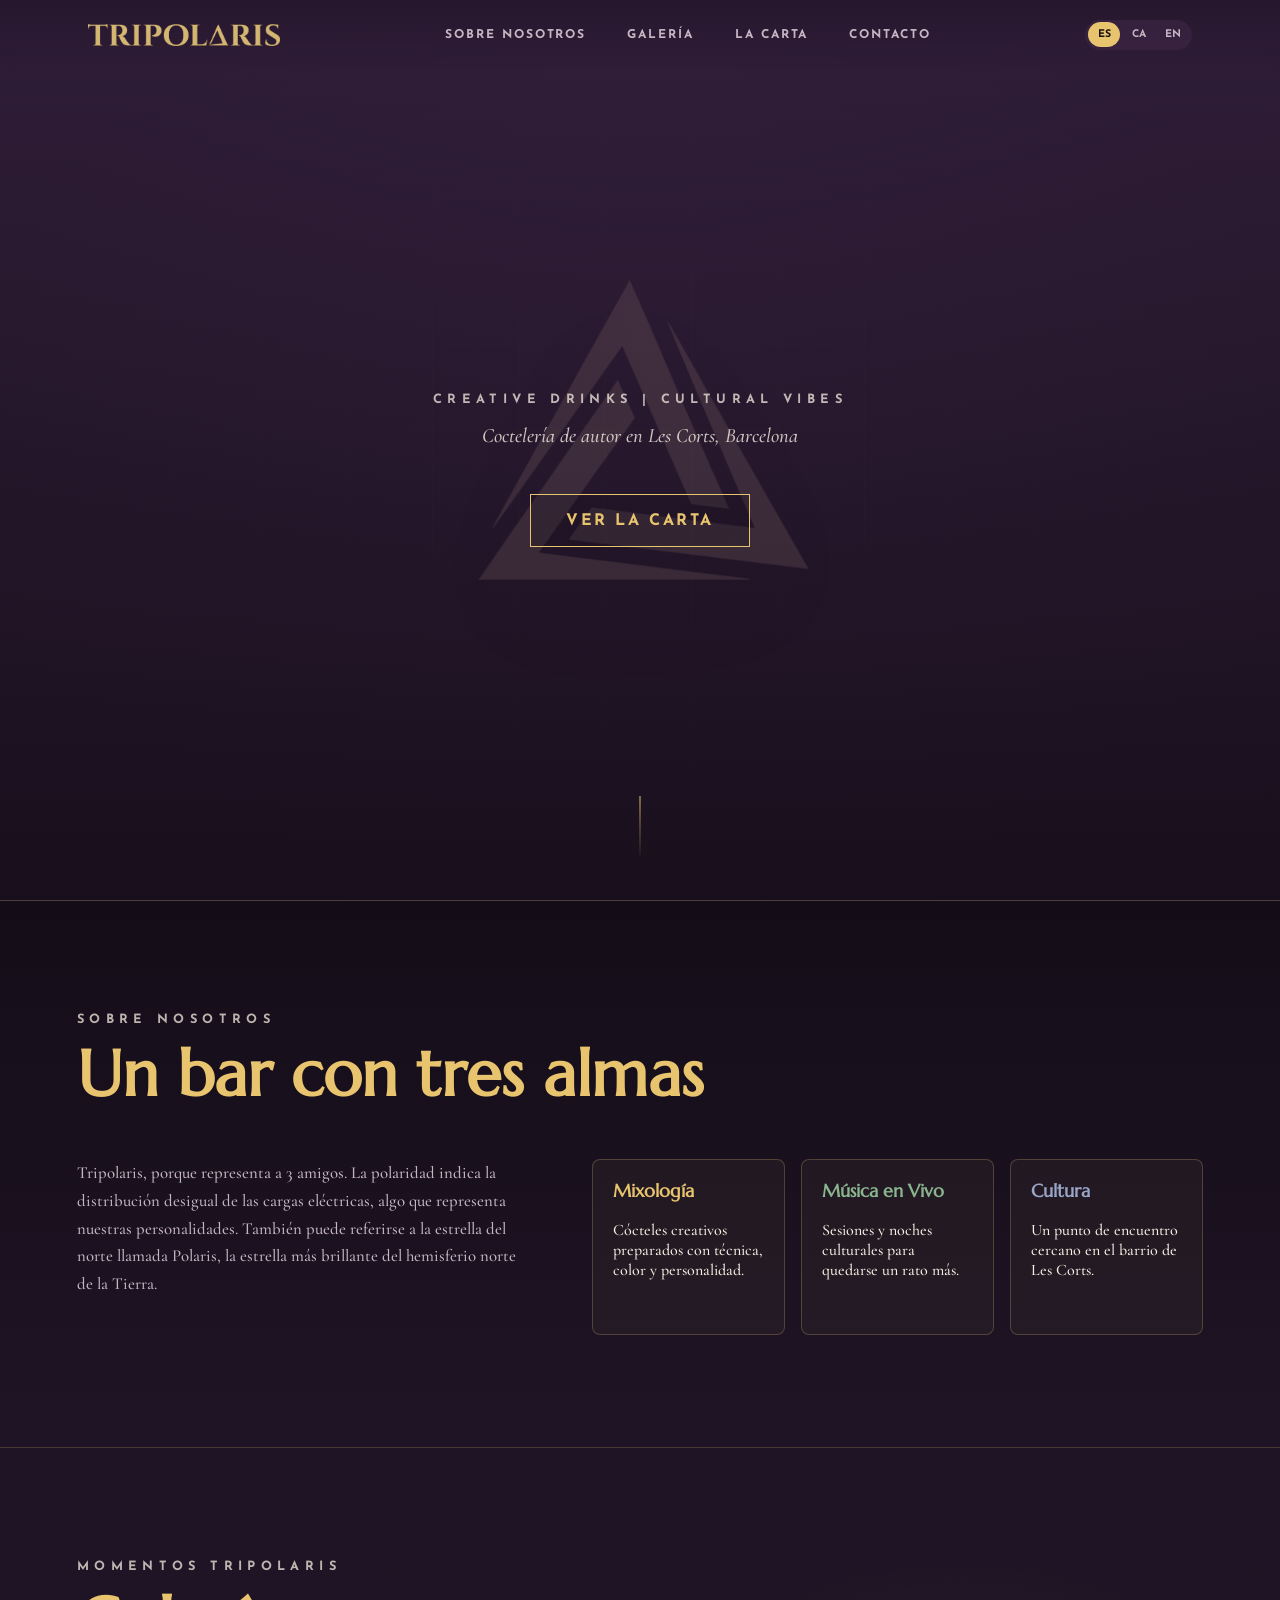
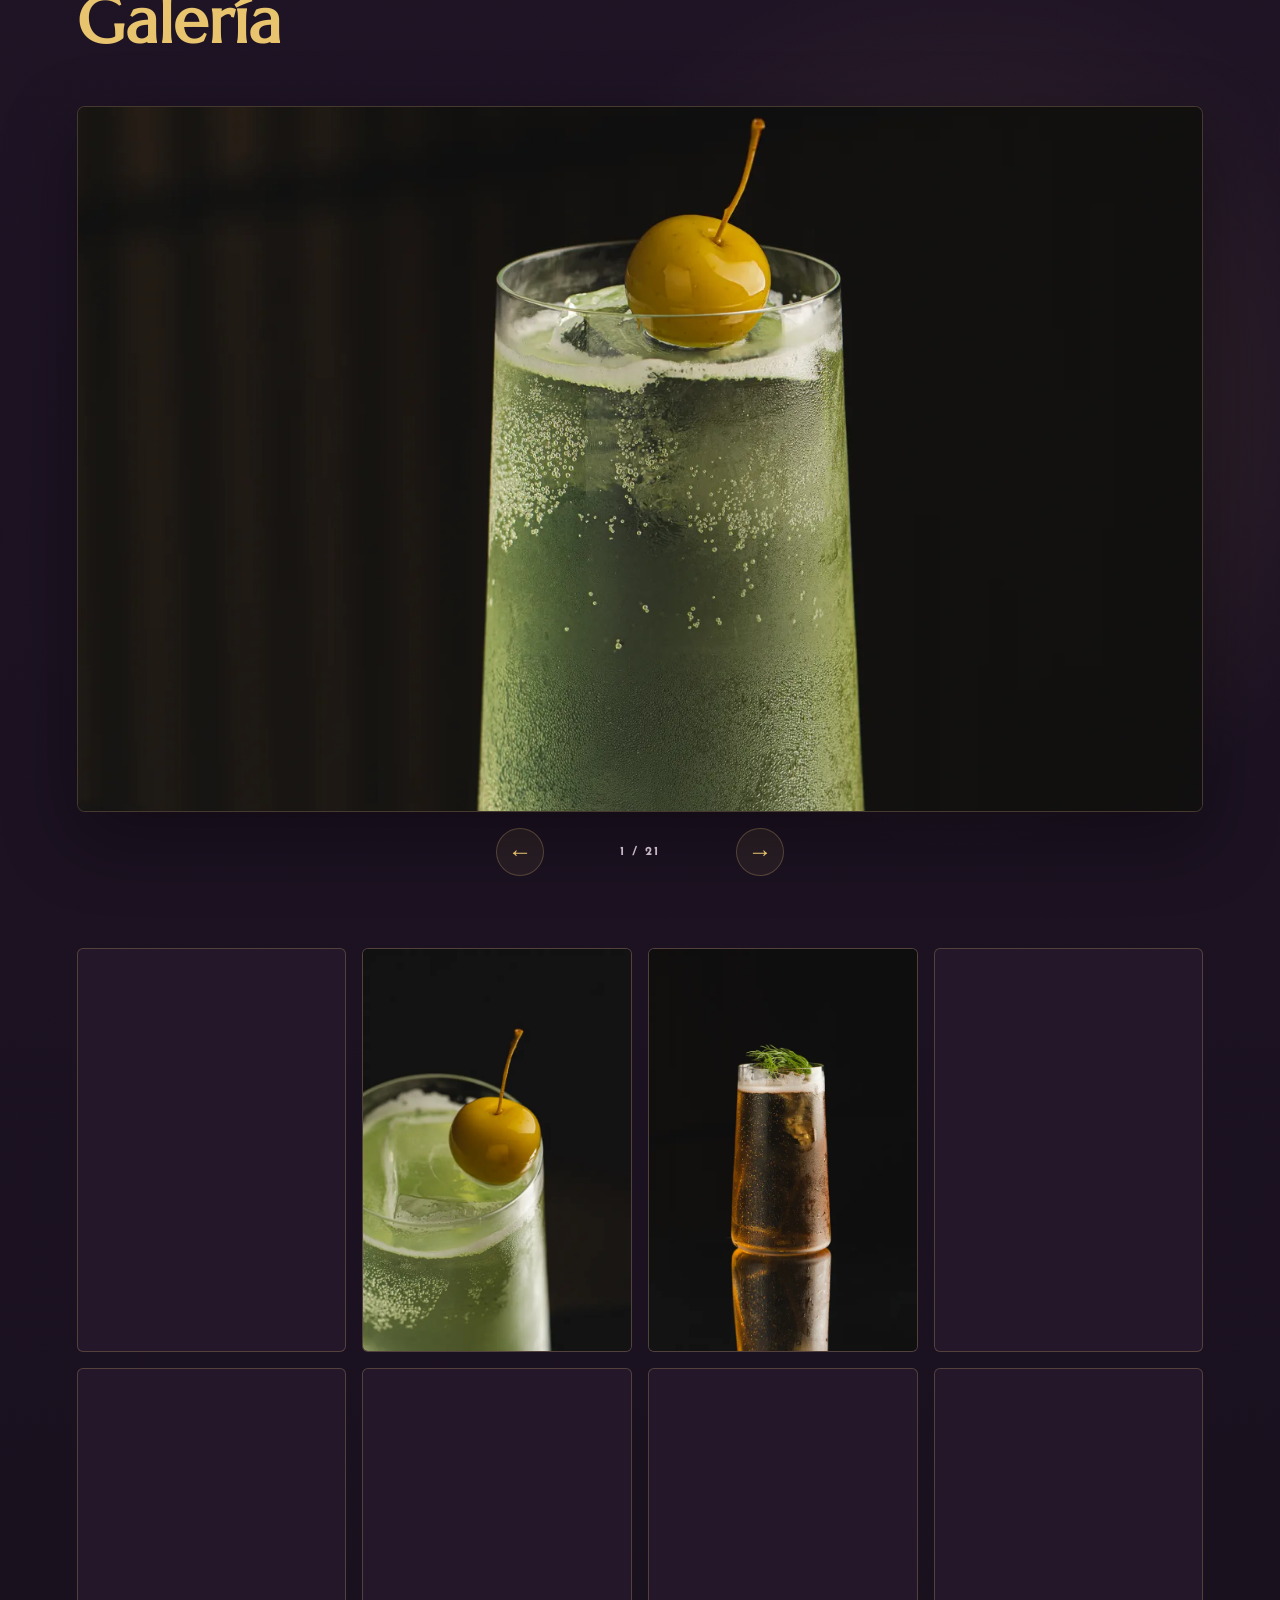
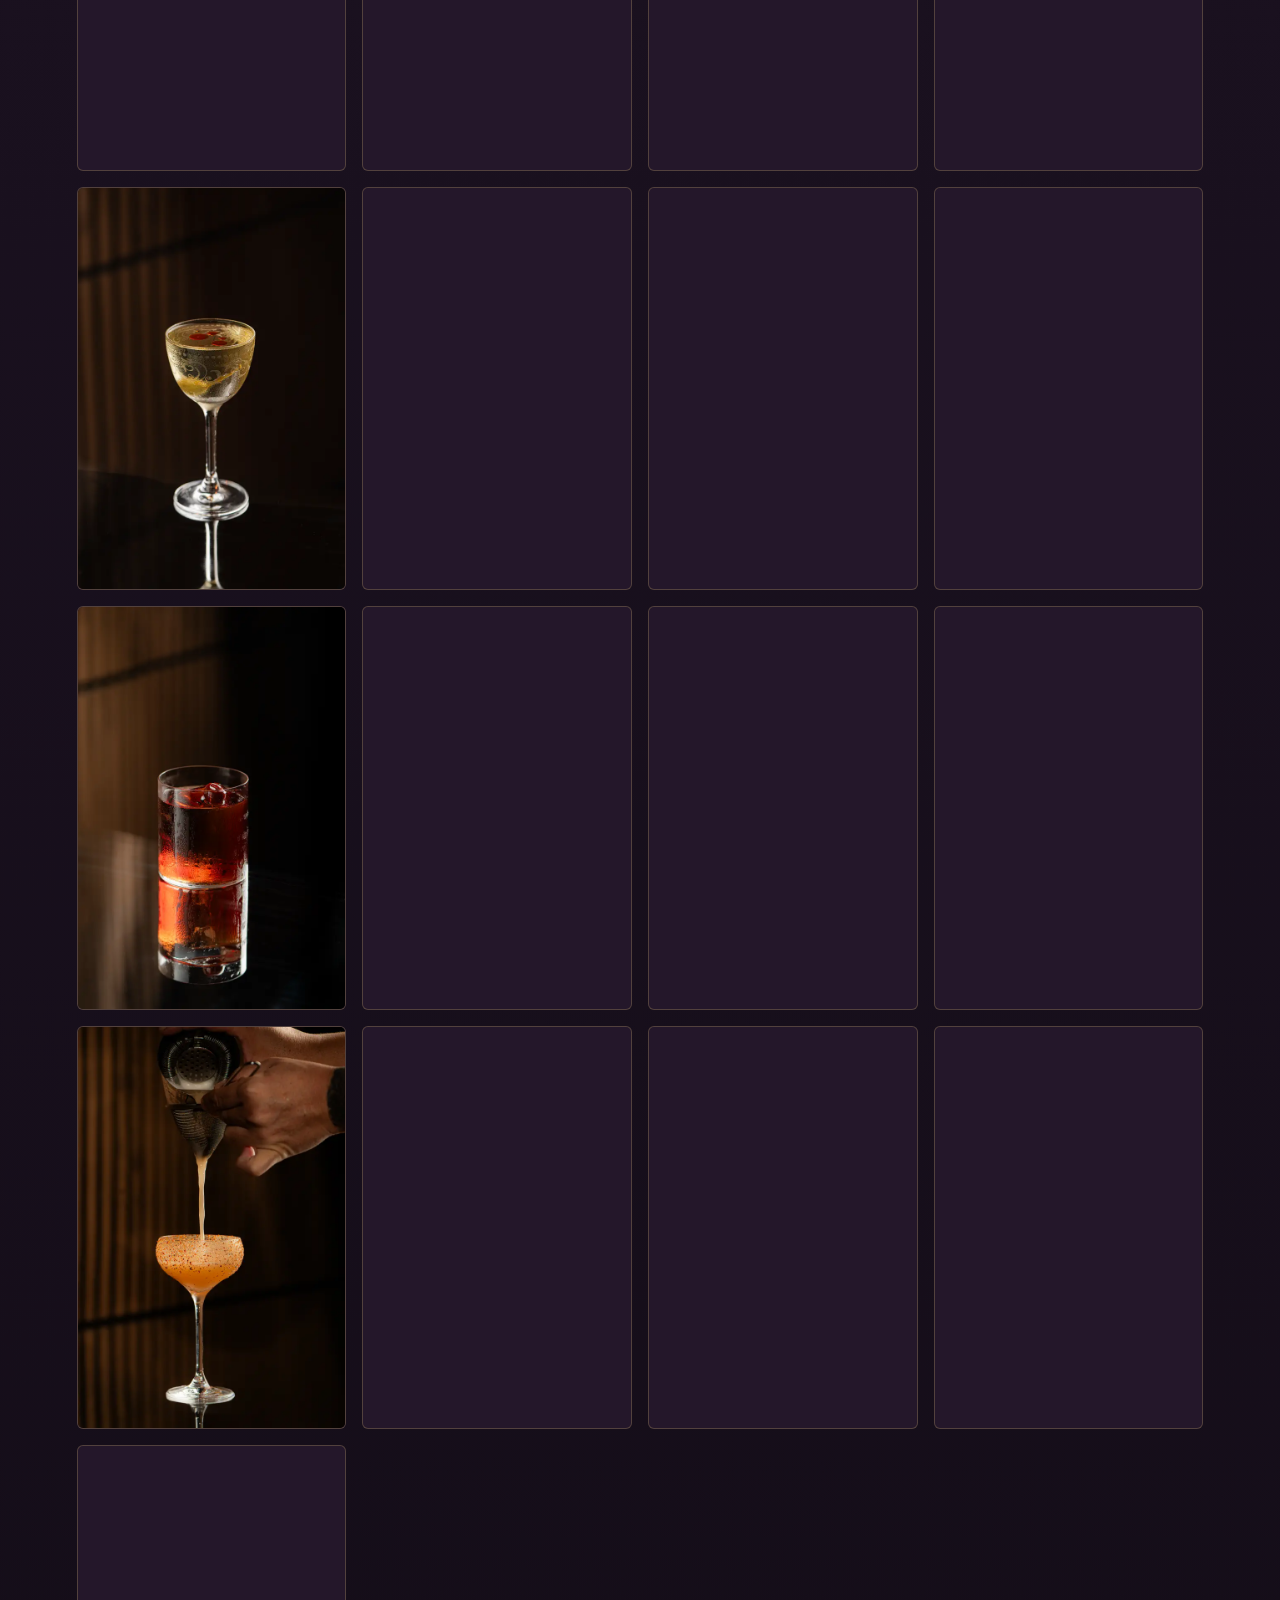
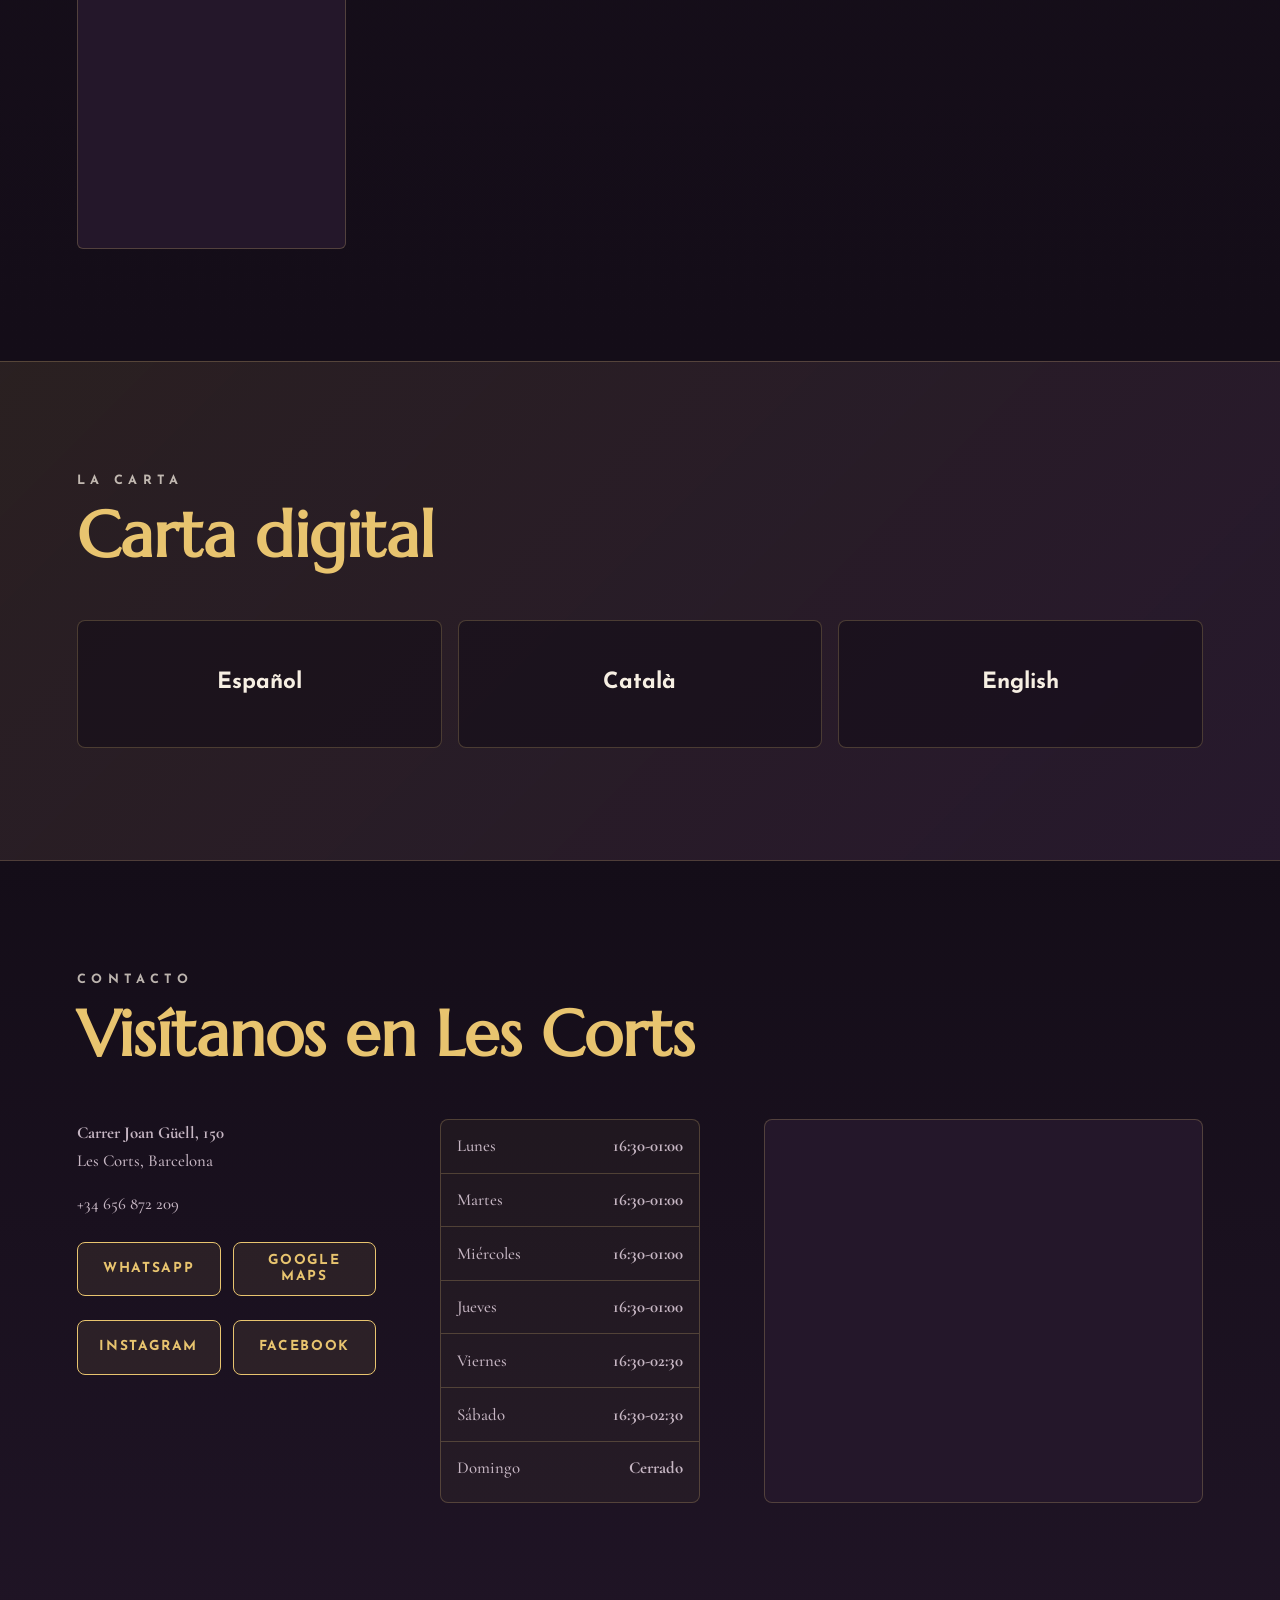
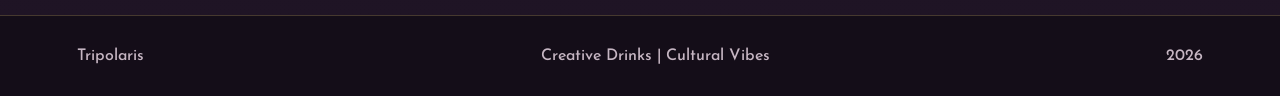
<file: index.html>
<!doctype html>
<html lang="es">
  <head>
    <meta charset="utf-8" />
    <meta name="viewport" content="width=device-width, initial-scale=1" />
    <!-- SEO & Posicionamiento en Google -->
    <title>Tripolaris | Coctelería de Autor y Música en Vivo en Les Corts, Barcelona</title>
    <meta
      name="description"
      content="Tripolaris: coctelería de autor, música en vivo y cultura local en Les Corts, Barcelona. Disfruta de cócteles creativos y el mejor ambiente nocturno."
    />
    <meta name="keywords" content="coctelería barcelona, cocktail bar les corts, coctelería de autor, copas barcelona, música en vivo les corts, tripolaris barcelona, bares joan güell" />
    <link rel="canonical" href="https://tripolarisbarcelona.com/" />
    <meta name="robots" content="index, follow" />
    <!-- Geolocalización para Google Maps y SEO Local -->
    <meta name="geo.region" content="ES-CT" />
    <meta name="geo.placename" content="Barcelona" />
    <meta name="geo.position" content="41.383100;2.133200" />
    <meta name="ICBM" content="41.383100, 2.133200" />
    <!-- Open Graph (Previsualización en WhatsApp, Instagram, Facebook) -->
    <meta property="og:site_name" content="Tripolaris Barcelona" />
    <meta property="og:type" content="restaurant" />
    <meta property="og:title" content="Tripolaris | Coctelería de Autor en Les Corts, Barcelona" />
    <meta property="og:description" content="Creative Drinks | Cultural Vibes. Cócteles creativos, directos y buen ambiente en Carrer Joan Güell, 150." />
    <meta property="og:url" content="https://tripolarisbarcelona.com/" />
    <meta property="og:image" content="https://tripolarisbarcelona.com/assets/og-tripolaris.jpg" />
    <meta property="og:image:width" content="1200" />
    <meta property="og:image:height" content="630" />
    <meta property="og:image:alt" content="Cócteles de autor en Tripolaris Barcelona" />
    <meta property="og:locale" content="es_ES" />
    <meta property="og:locale:alternate" content="ca_ES" />
    <meta property="og:locale:alternate" content="en_US" />
    <!-- Twitter / X Cards -->
    <meta name="twitter:card" content="summary_large_image" />
    <meta name="twitter:title" content="Tripolaris | Coctelería de Autor en Barcelona" />
    <meta name="twitter:description" content="Mixología creativa y música en vivo en Les Corts. Ven a visitarnos en Carrer Joan Güell, 150." />
    <meta name="twitter:image" content="https://tripolarisbarcelona.com/assets/og-tripolaris.jpg" />
    <!-- Google Analytics 4 -->
    <script async src="https://www.googletagmanager.com/gtag/js?id=G-NTH8RY80CL"></script>
    <script>
      window.dataLayer = window.dataLayer || [];
      function gtag() { dataLayer.push(arguments); }
      gtag("js", new Date());
      gtag("config", "G-NTH8RY80CL");
    </script>
    <!-- Datos Estructurados Schema.org JSON-LD para Google Rich Snippets -->
    <script type="application/ld+json">
      {
        "@context": "https://schema.org",
        "@type": ["BarOrPub", "NightClub"],
        "name": "Tripolaris",
        "alternateName": "Tripolaris Barcelona",
        "description": "Coctelería de autor, música en vivo y espacio cultural en el barrio de Les Corts, Barcelona.",
        "url": "https://tripolarisbarcelona.com/",
        "logo": "https://tripolarisbarcelona.com/assets/tripolaris-logo.png",
        "image": "https://tripolarisbarcelona.com/assets/og-tripolaris.jpg",
        "telephone": "+34656872209",
        "servesCuisine": ["Coctelería de autor", "Mixología", "Cócteles clásicos y creativos", "Tapas"],
        "priceRange": "€€",
        "currenciesAccepted": "EUR",
        "paymentAccepted": "Cash, Credit Card, Contactless",
        "address": {
          "@type": "PostalAddress",
          "streetAddress": "Carrer Joan Güell, 150",
          "addressLocality": "Barcelona",
          "addressRegion": "Barcelona",
          "postalCode": "08028",
          "addressCountry": "ES"
        },
        "geo": {
          "@type": "GeoCoordinates",
          "latitude": 41.3831,
          "longitude": 2.1332
        },
        "hasMap": "https://maps.app.goo.gl/88XmYTNnZpaWmCdq7",
        "hasMenu": "https://tripolarisbarcelona.com/#menu",
        "openingHoursSpecification": [
          {
            "@type": "OpeningHoursSpecification",
            "dayOfWeek": ["Monday", "Tuesday", "Wednesday", "Thursday"],
            "opens": "16:30",
            "closes": "01:00"
          },
          {
            "@type": "OpeningHoursSpecification",
            "dayOfWeek": ["Friday", "Saturday"],
            "opens": "16:30",
            "closes": "02:30"
          }
        ],
        "sameAs": [
          "https://www.instagram.com/tripolaris_bcn/",
          "https://www.facebook.com/profile.php?id=61575192498498",
          "https://maps.app.goo.gl/88XmYTNnZpaWmCdq7"
        ]
      }
    </script>
    <link rel="icon" href="assets/favicon.svg" type="image/svg+xml" />
    <link rel="preconnect" href="https://fonts.googleapis.com" />
    <link rel="preconnect" href="https://fonts.gstatic.com" crossorigin />
    <link
      href="https://fonts.googleapis.com/css2?family=Marcellus&family=Cormorant+Garamond:ital,wght@0,400;0,500;0,600;0,700;1,500;1,600&family=Josefin+Sans:wght@500;600;700&display=swap"
      rel="stylesheet"
    />
    <link rel="stylesheet" href="styles.css?v=20260908-2" />
  </head>
  <body>
    <header class="site-header">
      <a class="brand" href="#top" aria-label="Tripolaris home">
        <img src="assets/tripolaris-logo.png" alt="Tripolaris" />
      </a>
      <nav class="main-nav" aria-label="Main navigation">
        <a href="#about" data-i18n="navAbout">Sobre Nosotros</a>
        <a href="#gallery" data-i18n="navGallery">Galería</a>
        <a href="#menu" data-i18n="navMenu">La Carta</a>
        <a href="#contact" data-i18n="navContact">Contacto</a>
      </nav>
      <div class="language-switcher" aria-label="Language">
        <button type="button" class="active" data-lang="es">ES</button>
        <button type="button" data-lang="ca">CA</button>
        <button type="button" data-lang="en">EN</button>
      </div>
    </header>

    <main id="top">
      <section class="hero" aria-labelledby="hero-title">
        <div class="hero-art">
          <img src="assets/tripolaris-triangle.png" alt="" />
        </div>
        <div class="hero-copy">
          <p class="eyebrow" data-i18n="tagline">Creative Drinks | Cultural Vibes</p>
          <p data-i18n="heroSubtitle">Coctelería de autor en Les Corts, Barcelona</p>
          <a class="button" href="#menu" data-i18n="heroCta">Ver la Carta</a>
        </div>
      </section>

      <section class="section about" id="about" aria-labelledby="about-title">
        <div class="section-heading">
          <p class="eyebrow" data-i18n="aboutEyebrow">Sobre Nosotros</p>
          <h2 id="about-title" data-i18n="aboutTitle">Un bar con tres almas</h2>
        </div>
        <div class="about-grid">
          <p data-i18n="aboutText">
            Tripolaris, porque representa a 3 amigos. La polaridad indica la distribución
            desigual de las cargas eléctricas, algo que representa nuestras
            personalidades. También puede referirse a la estrella del norte llamada
            Polaris, la estrella más brillante del hemisferio norte de la Tierra.
          </p>
          <div class="feature-list">
            <article>
              <h3 data-i18n="featureOneTitle">Mixología</h3>
              <p data-i18n="featureOneText">Cócteles creativos preparados con técnica, color y personalidad.</p>
            </article>
            <article>
              <h3 data-i18n="featureTwoTitle">Música en Vivo</h3>
              <p data-i18n="featureTwoText">Sesiones y noches culturales para quedarse un rato más.</p>
            </article>
            <article>
              <h3 data-i18n="featureThreeTitle">Cultura</h3>
              <p data-i18n="featureThreeText">Un punto de encuentro cercano en el barrio de Les Corts.</p>
            </article>
          </div>
        </div>
      </section>

      <section class="section gallery-section" id="gallery" aria-labelledby="gallery-title">
        <div class="section-heading">
          <p class="eyebrow" data-i18n="galleryEyebrow">Momentos Tripolaris</p>
          <h2 id="gallery-title" data-i18n="galleryTitle">Galería</h2>
        </div>
        <div class="photo-carousel" data-photo-carousel aria-roledescription="carousel" aria-label="Galería de fotos" tabindex="0">
          <div class="photo-carousel-frame">
            <img class="progressive-image" data-carousel-image src="assets/fedra/preview/TRIPOLARIS_OCT26-1.webp" alt="Tripolaris Barcelona, octubre de 2026, foto 1" decoding="async" fetchpriority="high" />
          </div>
          <div class="photo-carousel-controls">
            <button class="photo-carousel-button" type="button" data-carousel-previous data-i18n-aria-label="carouselPrevious" aria-label="Foto anterior">
              <span aria-hidden="true">←</span>
            </button>
            <p class="photo-carousel-count" data-carousel-count aria-live="polite">1 / 21</p>
            <button class="photo-carousel-button" type="button" data-carousel-next data-i18n-aria-label="carouselNext" aria-label="Foto siguiente">
              <span aria-hidden="true">→</span>
            </button>
          </div>
        </div>
        <div class="photo-gallery" data-photo-gallery aria-label="Galería de fotos de Tripolaris"></div>
      </section>

      <section class="section menu" id="menu" aria-labelledby="menu-title">
        <div class="section-heading">
          <p class="eyebrow" data-i18n="menuEyebrow">La Carta</p>
          <h2 id="menu-title" data-i18n="menuTitle">Carta digital</h2>
        </div>
        <div class="menu-links" aria-label="Digital menu links">
          <a href="carta/es/" data-pdf-link data-carta-language="es" data-page-pattern="assets/carta-pages/es/page-{page}.jpg?v=20260823-5" data-page-count="24" data-page-list="01,03,04,05,06,07,08,09,10,11,12,13,14,15,16,17,18,19,20,21,22,24,25,27" data-pdf-download="assets/carta-es.pdf" data-i18n="menuSpanish">Español</a>
          <a href="carta/ca/" data-pdf-link data-carta-language="ca" data-page-pattern="assets/carta-pages/ca/page-{page}.jpg?v=20260823-5" data-page-count="24" data-page-list="01,03,04,05,06,07,08,09,10,11,12,13,14,15,16,17,18,19,20,21,22,24,25,27" data-pdf-download="assets/carta-ca.pdf" data-i18n="menuCatalan">Català</a>
          <a href="carta/en/" data-pdf-link data-carta-language="en" data-page-pattern="assets/carta-pages/en/page-{page}.jpg?v=20260823-5" data-page-count="24" data-page-list="01,03,04,05,06,07,08,09,10,11,12,13,14,15,16,17,18,19,20,21,22,24,25,27" data-pdf-download="assets/carta-en.pdf" data-i18n="menuEnglish">English</a>
        </div>
      </section>

      <section class="section contact" id="contact" aria-labelledby="contact-title">
        <div class="section-heading">
          <p class="eyebrow" data-i18n="contactEyebrow">Contacto</p>
          <h2 id="contact-title" data-i18n="contactTitle">Visítanos en Les Corts</h2>
        </div>
        <div class="contact-grid">
          <div class="contact-details">
            <address>
              <strong>Carrer Joan Güell, 150</strong><br />
              Les Corts, Barcelona
            </address>
            <a href="tel:+34656872209">+34 656 872 209</a>
            <div class="quick-actions">
              <a class="button secondary" href="https://wa.me/34656872209">WhatsApp</a>
              <a class="button secondary" href="https://maps.app.goo.gl/88XmYTNnZpaWmCdq7" data-i18n="maps">
                Google Maps
              </a>
            </div>
            <div class="social-links">
              <a href="https://www.instagram.com/tripolaris_bcn/">Instagram</a>
              <a href="https://www.facebook.com/profile.php?id=61575192498498">Facebook</a>
            </div>
          </div>
          <div class="hours" aria-label="Opening hours">
            <div><span data-i18n="monday">Lunes</span><strong>16:30-01:00</strong></div>
            <div><span data-i18n="tuesday">Martes</span><strong>16:30-01:00</strong></div>
            <div><span data-i18n="wednesday">Miércoles</span><strong>16:30-01:00</strong></div>
            <div><span data-i18n="thursday">Jueves</span><strong>16:30-01:00</strong></div>
            <div><span data-i18n="friday">Viernes</span><strong>16:30-02:30</strong></div>
            <div><span data-i18n="saturday">Sábado</span><strong>16:30-02:30</strong></div>
            <div><span data-i18n="sunday">Domingo</span><strong data-i18n="closed">Cerrado</strong></div>
          </div>
          <iframe
            title="Tripolaris on Google Maps"
            loading="lazy"
            referrerpolicy="no-referrer-when-downgrade"
            src="https://www.google.com/maps?q=Carrer%20Joan%20G%C3%BCell%20150%20Barcelona&output=embed"
          ></iframe>
        </div>
      </section>
    </main>

    <footer>
      <span>Tripolaris</span>
      <span data-i18n="tagline">Creative Drinks | Cultural Vibes</span>
      <span>2026</span>
    </footer>

    <div class="pdf-overlay" id="menu-pdf-viewer" role="dialog" aria-modal="true" aria-label="Carta PDF" hidden>
      <div class="pdf-toolbar">
        <a class="pdf-download-link" href="assets/carta-es.pdf" data-pdf-download-link aria-label="Descargar carta PDF" download>
          <svg viewBox="0 0 24 24" aria-hidden="true">
            <path d="M12 3v12"></path>
            <path d="m7 10 5 5 5-5"></path>
            <path d="M5 21h14"></path>
          </svg>
        </a>
        <div class="pdf-toolbar-actions">
          <button class="pdf-close-button" type="button" data-pdf-close aria-label="Cerrar carta">
            &times;
          </button>
        </div>
      </div>
      <div class="pdf-stage">
        <div class="pdf-loader is-visible" role="status">
          <span class="spinner" aria-hidden="true"></span>
          <span data-pdf-loading-text data-i18n="pdfLoading">Cargando carta...</span>
        </div>
        <div class="pdf-pages" id="menu-pdf-pages" aria-label="Carta PDF"></div>
      </div>
    </div>

    <script src="script.js?v=20261009-1"></script>
    <script type="module" src="pdf-viewer.mjs?v=20260908-3"></script>
  </body>
</html>
</file>
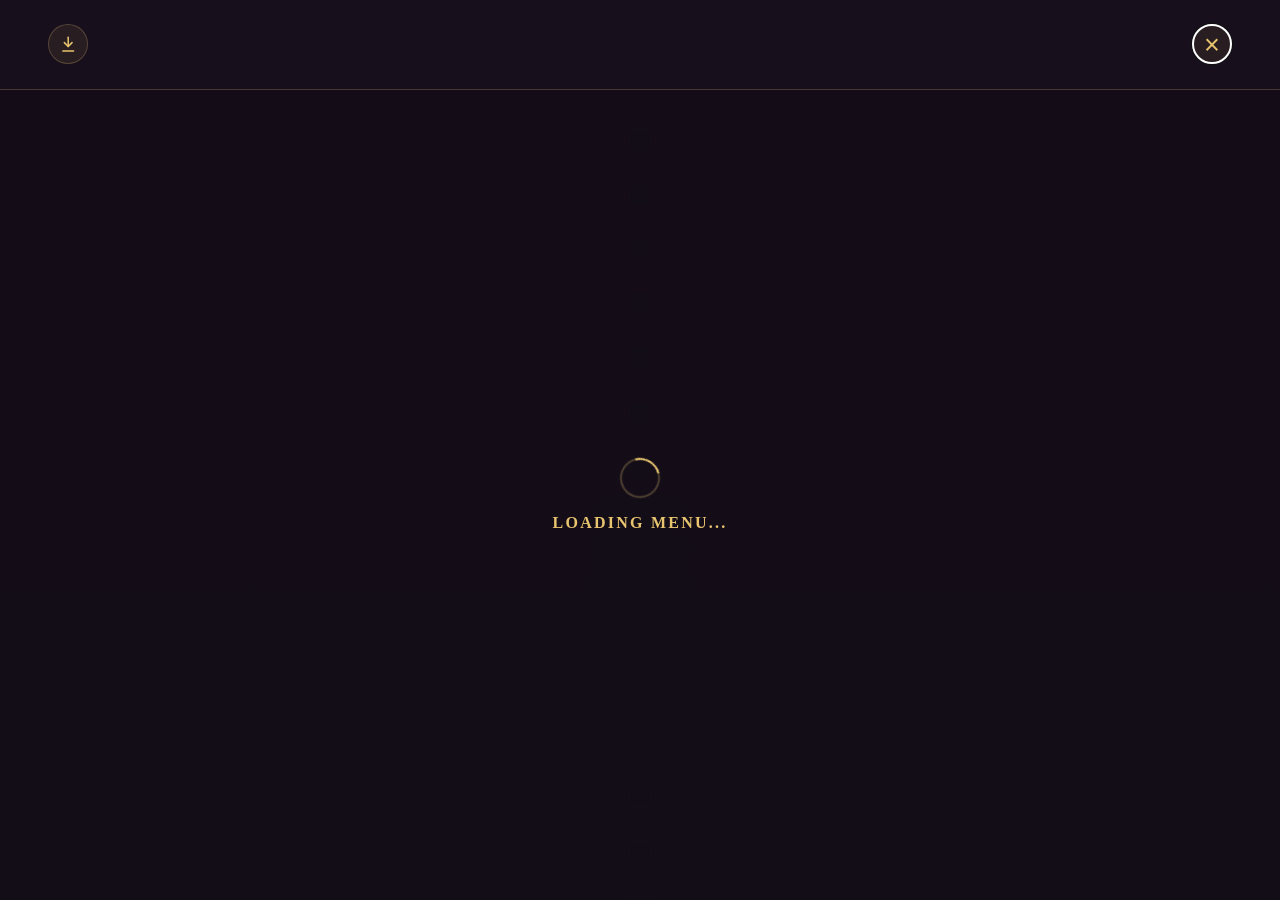
<file: carta/index.html>
<!doctype html>
<html lang="es">
  <head>
    <meta charset="utf-8" />
    <meta name="viewport" content="width=device-width, initial-scale=1" />
    <meta http-equiv="refresh" content="0; url=es/" />
    <title>Carta | Tripolaris Barcelona</title>
    <link rel="canonical" href="https://tripolarisbarcelona.com/carta/es/" />
    <link rel="icon" href="../assets/favicon.svg" type="image/svg+xml" />
  </head>
  <body>
    <a href="es/">Carta</a>
  </body>
</html>
</file>
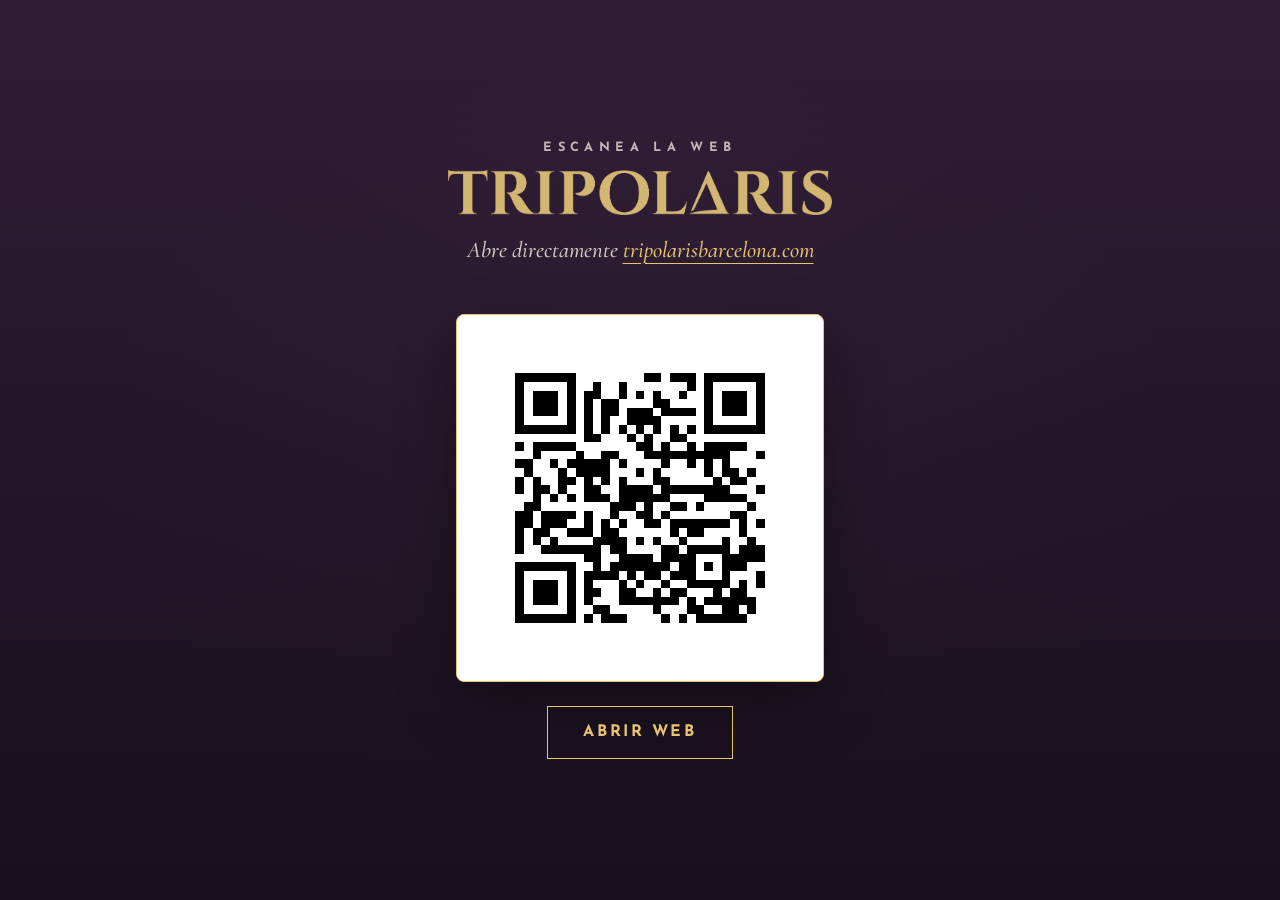
<file: qr/index.html>
<!doctype html>
<html lang="es">
  <head>
    <meta charset="utf-8" />
    <meta name="viewport" content="width=device-width, initial-scale=1" />
    <title>QR Tripolaris Barcelona</title>
    <meta
      name="description"
      content="QR escaneable para abrir la web de Tripolaris Barcelona."
    />
    <link rel="icon" href="../assets/favicon.svg" type="image/svg+xml" />
    <link rel="preconnect" href="https://fonts.googleapis.com" />
    <link rel="preconnect" href="https://fonts.gstatic.com" crossorigin />
    <link
      href="https://fonts.googleapis.com/css2?family=Marcellus&family=Cormorant+Garamond:ital,wght@0,400;0,500;0,600;0,700;1,500;1,600&family=Josefin+Sans:wght@500;600;700&display=swap"
      rel="stylesheet"
    />
    <link rel="stylesheet" href="../styles.css?v=20260823-2" />
  </head>
  <body class="qr-page">
    <main class="qr-shell" aria-labelledby="qr-title">
      <section class="qr-panel">
        <p class="eyebrow">Escanea la web</p>
        <h1 id="qr-title" class="qr-logo-title">
          <a href="../" aria-label="Volver a Tripolaris">
            <img src="../assets/tripolaris-logo.png" alt="Tripolaris" />
          </a>
        </h1>
        <p>
          Abre directamente
          <a href="https://tripolarisbarcelona.com">tripolarisbarcelona.com</a>
        </p>

        <figure class="qr-code-frame">
          <img
            src="../assets/qr/tripolaris-home.svg"
            alt="QR para abrir https://tripolarisbarcelona.com"
          />
        </figure>

        <a class="button" href="https://tripolarisbarcelona.com">Abrir web</a>
      </section>
    </main>
  </body>
</html>
</file>
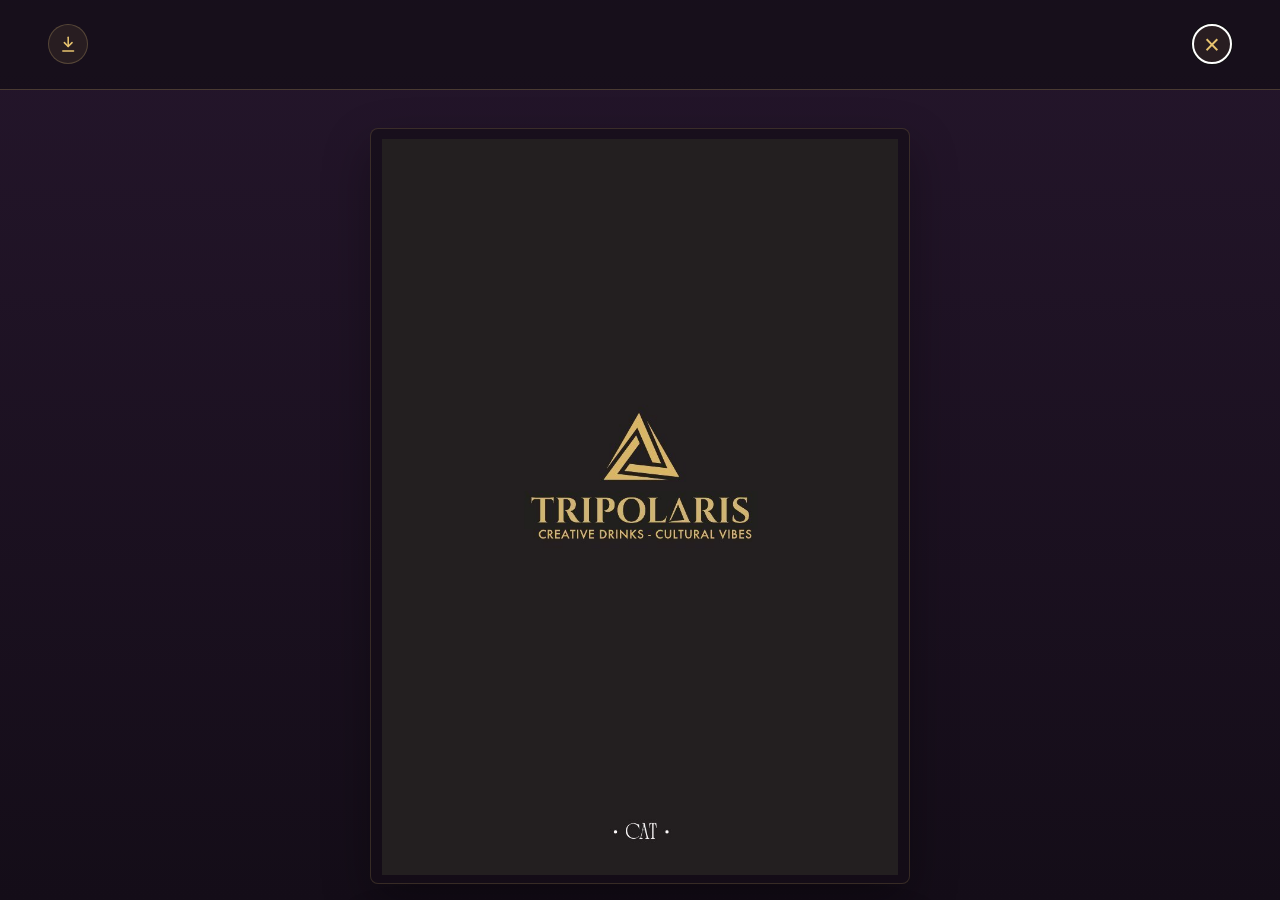
<file: carta/ca/index.html>
<!doctype html>
<html lang="ca">
  <head>
    <meta charset="utf-8" />
    <meta name="viewport" content="width=device-width, initial-scale=1" />
    <title>Carta | Tripolaris Barcelona</title>
    <link rel="canonical" href="https://tripolarisbarcelona.com/carta/ca/" />
    <link rel="icon" href="../../assets/favicon.svg" type="image/svg+xml" />
    <link rel="preconnect" href="https://fonts.googleapis.com" />
    <link rel="preconnect" href="https://fonts.gstatic.com" crossorigin />
    <link
      href="https://fonts.googleapis.com/css2?family=Marcellus&family=Cormorant+Garamond:ital,wght@0,400;0,500;0,600;0,700;1,500;1,600&family=Josefin+Sans:wght@500;600;700&display=swap"
      rel="stylesheet"
    />
    <link rel="stylesheet" href="../../styles.css?v=20260908-2" />
  </head>
  <body class="pdf-open">
    <a
      href="./"
      data-pdf-link
      data-pdf-auto-open
      data-carta-language="ca"
      data-page-pattern="../../assets/carta-pages/ca/page-{page}.jpg?v=20260823-5"
      data-page-count="24" data-page-list="01,03,04,05,06,07,08,09,10,11,12,13,14,15,16,17,18,19,20,21,22,24,25,27"
      data-pdf-download="../../assets/carta-ca.pdf"
      hidden
    >Català</a>

    <div class="pdf-overlay" id="menu-pdf-viewer" role="dialog" aria-modal="true" aria-label="Carta PDF" hidden>
      <div class="pdf-toolbar">
        <a class="pdf-download-link" href="../../assets/carta-ca.pdf" data-pdf-download-link aria-label="Descarregar carta PDF" download>
          <svg viewBox="0 0 24 24" aria-hidden="true">
            <path d="M12 3v12"></path>
            <path d="m7 10 5 5 5-5"></path>
            <path d="M5 21h14"></path>
          </svg>
        </a>
        <div class="pdf-toolbar-actions">
          <button class="pdf-close-button" type="button" data-pdf-close data-pdf-close-home="../../" aria-label="Tancar carta">
            &times;
          </button>
        </div>
      </div>
      <div class="pdf-stage">
        <div class="pdf-loader is-visible" role="status">
          <span class="spinner" aria-hidden="true"></span>
          <span data-pdf-loading-text>Carregant carta...</span>
        </div>
        <div class="pdf-pages" id="menu-pdf-pages" aria-label="Carta PDF"></div>
      </div>
    </div>

    <script type="module" src="../../pdf-viewer.mjs?v=20260908-3"></script>
  </body>
</html>
</file>
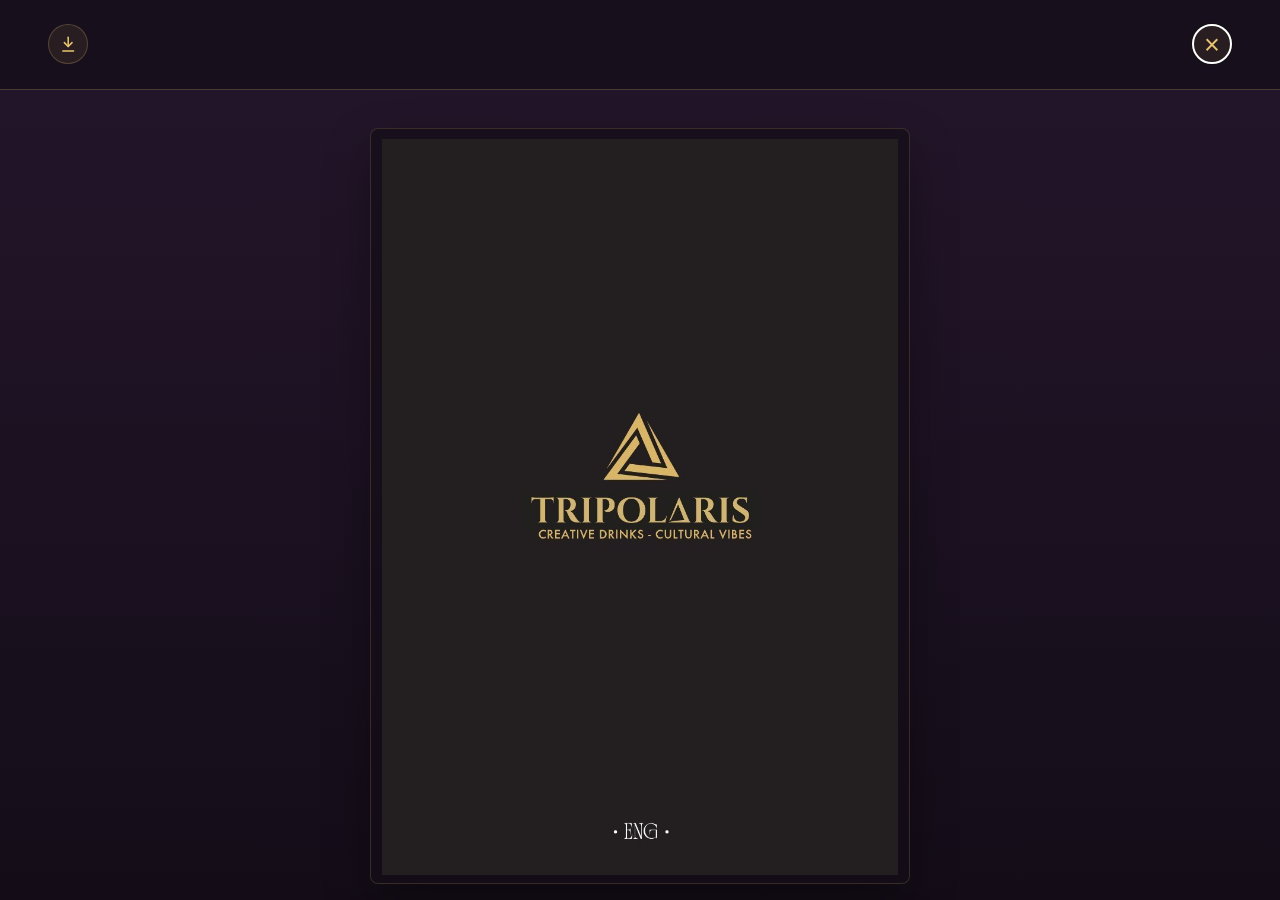
<file: carta/en/index.html>
<!doctype html>
<html lang="en">
  <head>
    <meta charset="utf-8" />
    <meta name="viewport" content="width=device-width, initial-scale=1" />
    <title>Menu | Tripolaris Barcelona</title>
    <link rel="canonical" href="https://tripolarisbarcelona.com/carta/en/" />
    <link rel="icon" href="../../assets/favicon.svg" type="image/svg+xml" />
    <link rel="preconnect" href="https://fonts.googleapis.com" />
    <link rel="preconnect" href="https://fonts.gstatic.com" crossorigin />
    <link
      href="https://fonts.googleapis.com/css2?family=Marcellus&family=Cormorant+Garamond:ital,wght@0,400;0,500;0,600;0,700;1,500;1,600&family=Josefin+Sans:wght@500;600;700&display=swap"
      rel="stylesheet"
    />
    <link rel="stylesheet" href="../../styles.css?v=20260908-2" />
  </head>
  <body class="pdf-open">
    <a
      href="./"
      data-pdf-link
      data-pdf-auto-open
      data-carta-language="en"
      data-page-pattern="../../assets/carta-pages/en/page-{page}.jpg?v=20260823-5"
      data-page-count="24" data-page-list="01,03,04,05,06,07,08,09,10,11,12,13,14,15,16,17,18,19,20,21,22,24,25,27"
      data-pdf-download="../../assets/carta-en.pdf"
      hidden
    >English</a>

    <div class="pdf-overlay" id="menu-pdf-viewer" role="dialog" aria-modal="true" aria-label="Menu PDF" hidden>
      <div class="pdf-toolbar">
        <a class="pdf-download-link" href="../../assets/carta-en.pdf" data-pdf-download-link aria-label="Download menu PDF" download>
          <svg viewBox="0 0 24 24" aria-hidden="true">
            <path d="M12 3v12"></path>
            <path d="m7 10 5 5 5-5"></path>
            <path d="M5 21h14"></path>
          </svg>
        </a>
        <div class="pdf-toolbar-actions">
          <button class="pdf-close-button" type="button" data-pdf-close data-pdf-close-home="../../" aria-label="Close menu">
            &times;
          </button>
        </div>
      </div>
      <div class="pdf-stage">
        <div class="pdf-loader is-visible" role="status">
          <span class="spinner" aria-hidden="true"></span>
          <span data-pdf-loading-text>Loading menu...</span>
        </div>
        <div class="pdf-pages" id="menu-pdf-pages" aria-label="Menu PDF"></div>
      </div>
    </div>

    <script type="module" src="../../pdf-viewer.mjs?v=20260908-3"></script>
  </body>
</html>
</file>
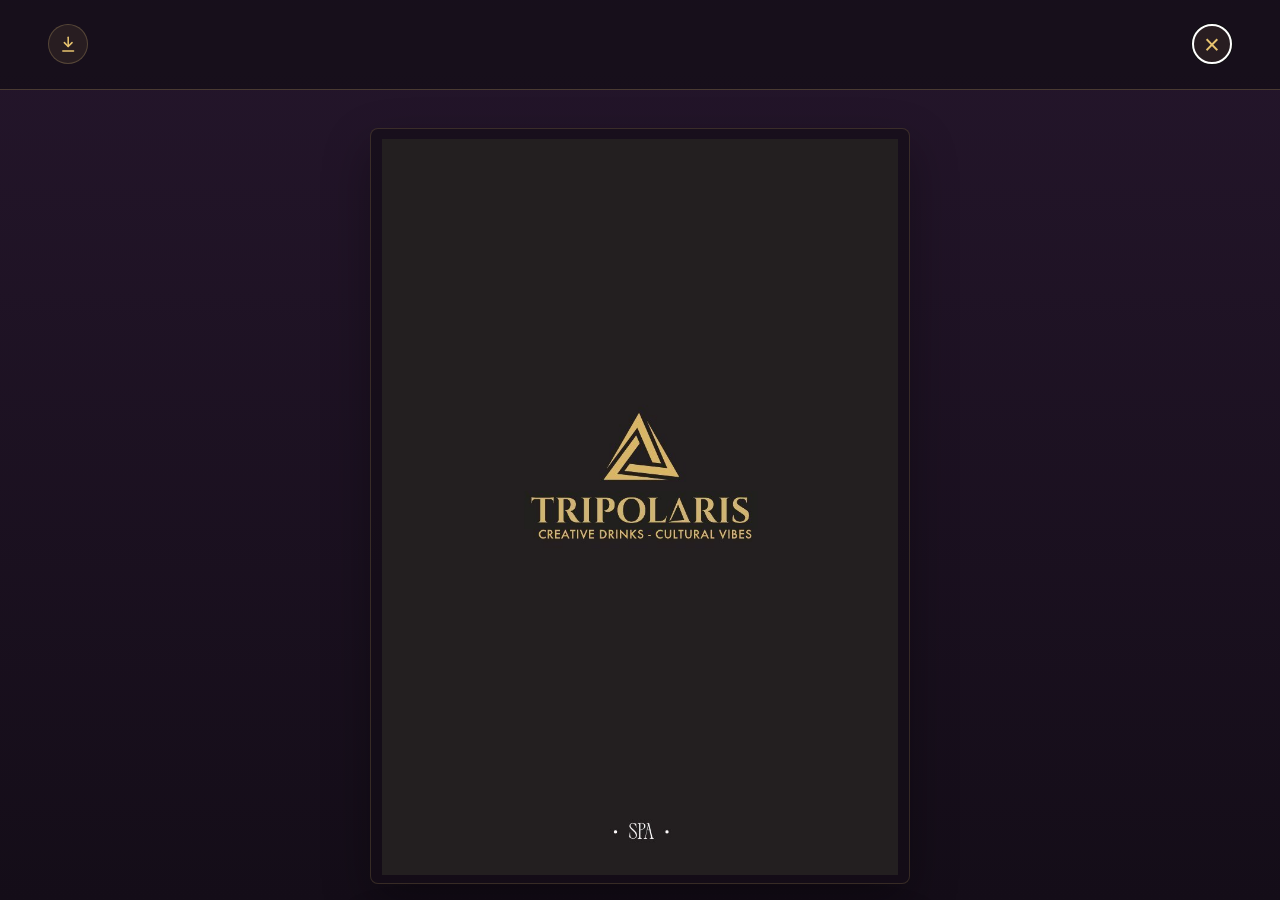
<file: carta/es/index.html>
<!doctype html>
<html lang="es">
  <head>
    <meta charset="utf-8" />
    <meta name="viewport" content="width=device-width, initial-scale=1" />
    <title>Carta | Tripolaris Barcelona</title>
    <link rel="canonical" href="https://tripolarisbarcelona.com/carta/es/" />
    <link rel="icon" href="../../assets/favicon.svg" type="image/svg+xml" />
    <link rel="preconnect" href="https://fonts.googleapis.com" />
    <link rel="preconnect" href="https://fonts.gstatic.com" crossorigin />
    <link
      href="https://fonts.googleapis.com/css2?family=Marcellus&family=Cormorant+Garamond:ital,wght@0,400;0,500;0,600;0,700;1,500;1,600&family=Josefin+Sans:wght@500;600;700&display=swap"
      rel="stylesheet"
    />
    <link rel="stylesheet" href="../../styles.css?v=20260908-2" />
  </head>
  <body class="pdf-open">
    <a
      href="./"
      data-pdf-link
      data-pdf-auto-open
      data-carta-language="es"
      data-page-pattern="../../assets/carta-pages/es/page-{page}.jpg?v=20260823-5"
      data-page-count="24" data-page-list="01,03,04,05,06,07,08,09,10,11,12,13,14,15,16,17,18,19,20,21,22,24,25,27"
      data-pdf-download="../../assets/carta-es.pdf"
      hidden
    >Español</a>

    <div class="pdf-overlay" id="menu-pdf-viewer" role="dialog" aria-modal="true" aria-label="Carta PDF" hidden>
      <div class="pdf-toolbar">
        <a class="pdf-download-link" href="../../assets/carta-es.pdf" data-pdf-download-link aria-label="Descargar carta PDF" download>
          <svg viewBox="0 0 24 24" aria-hidden="true">
            <path d="M12 3v12"></path>
            <path d="m7 10 5 5 5-5"></path>
            <path d="M5 21h14"></path>
          </svg>
        </a>
        <div class="pdf-toolbar-actions">
          <button class="pdf-close-button" type="button" data-pdf-close data-pdf-close-home="../../" aria-label="Cerrar carta">
            &times;
          </button>
        </div>
      </div>
      <div class="pdf-stage">
        <div class="pdf-loader is-visible" role="status">
          <span class="spinner" aria-hidden="true"></span>
          <span data-pdf-loading-text>Cargando carta...</span>
        </div>
        <div class="pdf-pages" id="menu-pdf-pages" aria-label="Carta PDF"></div>
      </div>
    </div>

    <script type="module" src="../../pdf-viewer.mjs?v=20260908-3"></script>
  </body>
</html>
</file>
<file: styles.css>
:root {
  color-scheme: dark;
  --bg: #1b1220;
  --bg-deep: #140d18;
  --panel: #24172a;
  --text: #f7efe3;
  --muted: #c6b6c3;
  --line: rgba(230, 197, 120, 0.24);
  --accent: #e8c46f;
  --accent-soft: #b78a46;
  --green: #8ab58f;
  --blue: #9aa6c8;
  --font-heading: "Marcellus", serif;
  --font-accent: "Cormorant Garamond", serif;
  --font-label: "Josefin Sans", sans-serif;
}

* {
  box-sizing: border-box;
}

html {
  scroll-behavior: smooth;
}

body {
  margin: 0;
  font-family: var(--font-accent);
  font-weight: 500;
  background:
    linear-gradient(180deg, rgba(43, 25, 51, 0.94), rgba(20, 13, 24, 0.98)),
    var(--bg);
  color: var(--text);
  overflow-x: hidden;
}

body.qr-page {
  min-height: 100vh;
  overflow: auto;
}

a {
  color: inherit;
}

.site-header {
  position: fixed;
  top: 0;
  left: 0;
  right: 0;
  z-index: 10;
  display: grid;
  grid-template-columns: minmax(9rem, 14rem) 1fr minmax(8rem, auto);
  gap: 1.5rem;
  align-items: center;
  min-height: 4.35rem;
  padding: 0.65rem clamp(1.25rem, 7vw, 5.5rem);
  background: linear-gradient(180deg, rgba(37, 22, 44, 0.86), rgba(37, 22, 44, 0));
  backdrop-filter: blur(6px);
}

.brand img {
  display: block;
  width: min(12rem, 100%);
  height: auto;
}

.main-nav {
  display: flex;
  justify-content: center;
  gap: clamp(1.4rem, 3.2vw, 2.9rem);
  color: var(--muted);
  font-family: var(--font-label);
  font-size: 0.76rem;
  font-weight: 700;
  letter-spacing: 0.16em;
  text-transform: uppercase;
}

.main-nav a,
.social-links a,
.contact-details > a {
  text-decoration: none;
}

.main-nav a {
  white-space: nowrap;
}

.main-nav a:hover,
.social-links a:hover,
.contact-details > a:hover {
  color: var(--accent);
}

.language-switcher {
  display: inline-grid;
  justify-self: end;
  grid-template-columns: repeat(3, 2rem);
  gap: 0.15rem;
  padding: 0.18rem;
  border-radius: 999px;
  background: rgba(61, 38, 69, 0.64);
}

.language-switcher button {
  height: 1.55rem;
  border: 0;
  border-radius: 999px;
  color: var(--muted);
  background: transparent;
  cursor: pointer;
  font-family: var(--font-label);
  font-weight: 700;
  font-size: 0.66rem;
}

.language-switcher button.active {
  color: #18110d;
  background: var(--accent);
}

.hero {
  position: relative;
  min-height: 100vh;
  display: grid;
  place-items: center;
  overflow: hidden;
  padding: 8rem clamp(1.25rem, 6vw, 5rem) 5.5rem;
  background:
    linear-gradient(180deg, rgba(56, 34, 65, 0.72), rgba(24, 15, 28, 0.98)),
    radial-gradient(ellipse at center, rgba(85, 51, 99, 0.42), rgba(20, 13, 24, 0) 44rem),
    var(--bg);
}

.hero::before,
.hero::after {
  position: absolute;
  content: "";
  pointer-events: none;
}

.hero::before {
  inset: 0;
  background:
    linear-gradient(90deg, rgba(232, 196, 111, 0.05) 1px, transparent 1px),
    linear-gradient(0deg, rgba(232, 196, 111, 0.04) 1px, transparent 1px);
  background-size: 5.4rem 5.4rem;
  mask-image: radial-gradient(ellipse at center, black 0%, transparent 72%);
  opacity: 0.42;
}

.hero::after {
  left: 50%;
  bottom: 2.5rem;
  width: 1px;
  height: 4rem;
  background: linear-gradient(180deg, var(--accent), transparent);
  transform: translateX(-50%);
}

.hero-art {
  position: absolute;
  top: 51%;
  left: 50%;
  display: grid;
  place-items: center;
  width: min(46rem, 72vw);
  opacity: 0.1;
  transform: translate(-50%, -50%);
  pointer-events: none;
}

.hero-art img {
  width: 100%;
  height: auto;
  filter: saturate(0.3) sepia(0.8) hue-rotate(350deg) drop-shadow(0 2.4rem 4rem rgba(0, 0, 0, 0.34));
}

.hero-copy {
  position: relative;
  z-index: 1;
  display: grid;
  justify-items: center;
  max-width: 62rem;
  text-align: center;
}

.eyebrow {
  margin: 0 0 1rem;
  color: rgba(247, 239, 227, 0.74);
  font-family: var(--font-label);
  font-weight: 800;
  text-transform: uppercase;
  font-size: clamp(0.75rem, 1vw, 0.94rem);
  letter-spacing: 0.42em;
}

h1,
h2,
h3,
p {
  margin-top: 0;
}

h1 {
  margin-bottom: 0.8rem;
  color: var(--accent);
  font-family: var(--font-heading);
  font-size: clamp(4.25rem, 12vw, 9.5rem);
  font-weight: 700;
  line-height: 0.86;
  text-transform: uppercase;
  text-shadow: 0 0.8rem 2.5rem rgba(0, 0, 0, 0.42);
}

h2 {
  color: var(--accent);
  font-family: var(--font-heading);
  font-size: clamp(2.2rem, 5vw, 4.4rem);
  line-height: 1;
}

h3 {
  font-family: var(--font-heading);
  font-size: 1.1rem;
}

.hero-copy p:not(.eyebrow) {
  max-width: 34rem;
  color: rgba(247, 239, 227, 0.8);
  font-family: var(--font-accent);
  font-size: clamp(1.05rem, 2vw, 1.28rem);
  font-style: italic;
  line-height: 1.35;
}

.button {
  display: inline-flex;
  align-items: center;
  justify-content: center;
  min-height: 3.3rem;
  margin-top: 1.5rem;
  padding: 0 2.2rem;
  border: 1px solid var(--accent);
  border-radius: 0;
  background: rgba(20, 13, 24, 0.18);
  color: var(--accent);
  font-family: var(--font-label);
  font-weight: 800;
  letter-spacing: 0.16em;
  text-decoration: none;
  text-transform: uppercase;
}

.button:hover {
  background: var(--accent);
  color: var(--bg-deep);
}

.button.secondary {
  color: var(--text);
  border-color: var(--line);
  background: rgba(255, 255, 255, 0.05);
}

.section {
  padding: clamp(4rem, 9vw, 7rem) clamp(1rem, 6vw, 5rem);
  border-top: 1px solid var(--line);
  background: linear-gradient(180deg, var(--bg-deep), #1f1425);
}

.section-heading {
  max-width: 58rem;
  margin-bottom: 2rem;
}

.about-grid,
.contact-grid {
  display: grid;
  grid-template-columns: minmax(0, 0.85fr) minmax(20rem, 1.15fr);
  gap: clamp(1.5rem, 5vw, 4rem);
}

.about-grid > p,
.contact-details,
.hours,
.menu-links {
  color: var(--muted);
  font-size: 1.05rem;
  line-height: 1.65;
}

.feature-list {
  display: grid;
  grid-template-columns: repeat(3, minmax(0, 1fr));
  gap: 1rem;
}

.feature-list article {
  display: flex;
  flex-direction: column;
  min-height: 11rem;
  padding: 1.25rem;
  border: 1px solid var(--line);
  border-radius: 8px;
  background: rgba(232, 196, 111, 0.045);
}

.feature-list article:nth-child(1) h3 {
  color: var(--accent);
}

.feature-list article:nth-child(2) h3 {
  color: var(--green);
}

.feature-list article:nth-child(3) h3 {
  color: var(--blue);
}

.gallery-section {
  background:
    radial-gradient(circle at 75% 15%, rgba(232, 196, 111, 0.12), transparent 28rem),
    linear-gradient(180deg, #1f1425, var(--bg-deep));
}

.photo-carousel {
  max-width: 74rem;
  margin: 0 auto clamp(2.5rem, 6vw, 4.5rem);
  outline: none;
}

.photo-carousel:focus-visible {
  outline: 2px solid var(--accent);
  outline-offset: 0.45rem;
}

.photo-carousel-frame {
  min-height: clamp(24rem, 62vw, 44rem);
  overflow: hidden;
  border: 1px solid var(--line);
  border-radius: 8px;
  background: var(--bg-deep);
  box-shadow: 0 1.6rem 4.5rem rgba(0, 0, 0, 0.36);
}

.photo-carousel-frame img {
  display: block;
  width: 100%;
  height: clamp(24rem, 62vw, 44rem);
  object-fit: cover;
  object-position: center;
}

.progressive-image {
  filter: blur(13px);
  transform: scale(1.035);
  transition: filter 320ms ease, transform 320ms ease;
}

.progressive-image.is-loaded {
  filter: blur(0);
  transform: scale(1);
}

.photo-carousel-controls {
  display: grid;
  grid-template-columns: 3rem 1fr 3rem;
  align-items: center;
  gap: 1rem;
  max-width: 18rem;
  margin: 1rem auto 0;
}

.photo-carousel-button {
  display: grid;
  place-items: center;
  width: 3rem;
  height: 3rem;
  border: 1px solid var(--line);
  border-radius: 50%;
  background: rgba(232, 196, 111, 0.06);
  color: var(--accent);
  cursor: pointer;
  font-size: 1.5rem;
  line-height: 1;
}

.photo-carousel-button:hover,
.photo-carousel-button:focus-visible {
  border-color: var(--accent);
  background: var(--accent);
  color: var(--bg-deep);
}

.photo-carousel-count {
  margin: 0;
  color: var(--muted);
  font-family: var(--font-label);
  font-size: 0.76rem;
  font-weight: 700;
  letter-spacing: 0.16em;
  text-align: center;
}

.photo-gallery {
  display: grid;
  grid-template-columns: repeat(4, minmax(0, 1fr));
  gap: clamp(0.6rem, 1.5vw, 1rem);
}

.photo-gallery-item {
  display: block;
  min-height: 14rem;
  overflow: hidden;
  border: 1px solid var(--line);
  border-radius: 6px;
  background: var(--panel);
}

.photo-gallery-item:focus-visible {
  outline: 2px solid var(--accent);
  outline-offset: 0.2rem;
}

.photo-gallery-item img {
  display: block;
  width: 100%;
  height: 100%;
  min-height: 14rem;
  object-fit: cover;
  transition: filter 320ms ease, transform 260ms ease, opacity 260ms ease;
}

.photo-gallery-item:hover img,
.photo-gallery-item:focus-visible img {
  opacity: 0.84;
  transform: scale(1.045);
}

.menu {
  background:
    linear-gradient(135deg, rgba(232, 196, 111, 0.1), rgba(92, 57, 105, 0.26)),
    var(--bg-deep);
}

.menu-links {
  display: grid;
  grid-template-columns: repeat(3, minmax(10rem, 1fr));
  gap: 1rem;
}

.menu-links a {
  display: flex;
  align-items: center;
  justify-content: center;
  min-height: 8rem;
  border: 1px solid var(--line);
  border-radius: 8px;
  background: rgba(20, 13, 24, 0.58);
  color: var(--text);
  font-family: var(--font-label);
  font-size: 1.4rem;
  font-weight: 800;
  text-decoration: none;
}

.menu-links a.active,
.menu-links a:hover {
  border-color: var(--accent);
  color: var(--accent);
  background: rgba(232, 196, 111, 0.08);
}

.spinner {
  width: 2.5rem;
  height: 2.5rem;
  border: 2px solid rgba(232, 196, 111, 0.26);
  border-top-color: var(--accent);
  border-radius: 50%;
  animation: spin 780ms linear infinite;
}

@keyframes spin {
  to {
    transform: rotate(360deg);
  }
}

body.pdf-open {
  overflow: hidden;
}

.pdf-overlay {
  position: fixed;
  inset: 0;
  z-index: 100;
  display: grid;
  grid-template-rows: auto 1fr;
  background:
    linear-gradient(180deg, rgba(37, 22, 44, 0.96), rgba(20, 13, 24, 0.98)),
    var(--bg-deep);
}

.pdf-overlay[hidden] {
  display: none;
}

.pdf-toolbar {
  display: flex;
  align-items: center;
  justify-content: space-between;
  gap: 1rem;
  font-family: var(--font-label);
  min-height: 5.6rem;
  padding: 1rem clamp(1rem, 4vw, 3rem);
  border-bottom: 1px solid var(--line);
  background: rgba(20, 13, 24, 0.78);
}

.pdf-toolbar-actions {
  display: flex;
  align-items: center;
  gap: 1rem;
}

.pdf-open-link,
.pdf-download-link {
  display: grid;
  place-items: center;
  width: 2.5rem;
  height: 2.5rem;
  border: 1px solid var(--line);
  border-radius: 50%;
  background: rgba(232, 196, 111, 0.08);
  color: var(--accent);
  text-decoration: none;
}

.pdf-open-link:hover,
.pdf-download-link:hover {
  border-color: var(--accent);
  background: var(--accent);
  color: var(--bg-deep);
}

.pdf-open-link svg,
.pdf-download-link svg {
  width: 1.15rem;
  height: 1.15rem;
  fill: none;
  stroke: currentColor;
  stroke-linecap: round;
  stroke-linejoin: round;
  stroke-width: 2;
}

.pdf-close-button {
  display: grid;
  place-items: center;
  width: 2.5rem;
  height: 2.5rem;
  border: 1px solid var(--line);
  border-radius: 50%;
  background: rgba(232, 196, 111, 0.08);
  color: var(--accent);
  cursor: pointer;
  font-size: 1.7rem;
  line-height: 1;
}

.pdf-close-button:hover {
  border-color: var(--accent);
  background: var(--accent);
  color: var(--bg-deep);
}

.pdf-stage {
  position: relative;
  min-height: 0;
  overflow: auto;
  padding: clamp(1rem, 3vw, 2.5rem);
}

.pdf-pages {
  display: grid;
  justify-items: center;
  gap: clamp(1rem, 3vw, 2rem);
  min-height: 100%;
}

.pdf-page {
  max-width: 100%;
  padding: clamp(0.35rem, 1vw, 0.65rem);
  border: 1px solid rgba(232, 196, 111, 0.16);
  border-radius: 8px;
  background: rgba(20, 13, 24, 0.7);
  box-shadow: 0 1.2rem 3rem rgba(0, 0, 0, 0.32);
}

.menu-image-page {
  max-height: calc(100dvh - 9rem);
  display: grid;
  place-items: center;
}

.pdf-page canvas,
.menu-page-image {
  display: block;
  max-width: 100%;
  height: auto;
}

.menu-page-image {
  width: auto;
  max-height: calc(100dvh - 10.3rem);
  object-fit: contain;
}

.pdf-loader {
  position: absolute;
  inset: 0;
  z-index: 1;
  display: grid;
  place-items: center;
  gap: 1rem;
  align-content: center;
  padding: 2rem;
  color: var(--accent);
  font-weight: 800;
  letter-spacing: 0.14em;
  text-align: center;
  text-transform: uppercase;
  background: rgba(20, 13, 24, 0.94);
  transition: opacity 180ms ease, visibility 180ms ease;
}

.pdf-loader:not(.is-visible) {
  visibility: hidden;
  opacity: 0;
}

.pdf-loader.is-error .spinner {
  display: none;
}

.contact-grid {
  grid-template-columns: 0.75fr 0.65fr 1.1fr;
}

address {
  margin-bottom: 1rem;
  font-style: normal;
}

.quick-actions,
.social-links {
  display: flex;
  flex-wrap: wrap;
  gap: 0.75rem;
  margin-top: 1.25rem;
}

.quick-actions,
.social-links {
  display: grid;
  grid-template-columns: repeat(2, minmax(0, 1fr));
  margin-top: 1.5rem;
}

.quick-actions .button.secondary,
.social-links a {
  display: flex;
  align-items: center;
  justify-content: center;
  width: 100%;
  height: 3.4rem;
  margin-top: 0;
  padding: 0.85rem 1rem;
  border: 1px solid var(--accent);
  border-radius: 8px;
  background: rgba(232, 196, 111, 0.08);
  color: var(--accent);
  font-family: var(--font-label);
  font-size: 0.86rem;
  font-weight: 800;
  letter-spacing: 0.12em;
  line-height: 1.2;
  text-align: center;
  text-transform: uppercase;
}

.quick-actions .button.secondary:hover,
.social-links a:hover {
  background: var(--accent);
  color: var(--bg-deep);
}

.hours {
  border: 1px solid var(--line);
  border-radius: 8px;
  overflow: hidden;
  background: rgba(232, 196, 111, 0.045);
}

.hours div {
  display: flex;
  justify-content: space-between;
  gap: 1rem;
  padding: 0.78rem 1rem;
  border-bottom: 1px solid var(--line);
}

.hours div:last-child {
  border-bottom: 0;
}

iframe {
  width: 100%;
  min-height: 24rem;
  border: 1px solid var(--line);
  border-radius: 8px;
  background: var(--panel);
}

footer {
  display: flex;
  flex-wrap: wrap;
  justify-content: space-between;
  gap: 1rem;
  padding: 2rem clamp(1rem, 6vw, 5rem);
  border-top: 1px solid var(--line);
  color: var(--muted);
  font-family: var(--font-label);
  background: var(--bg-deep);
}

.qr-shell {
  min-height: 100vh;
  display: grid;
  place-items: center;
  padding: clamp(2rem, 8vw, 5rem) clamp(1.25rem, 6vw, 5rem);
  background:
    linear-gradient(180deg, rgba(56, 34, 65, 0.72), rgba(24, 15, 28, 0.98)),
    radial-gradient(ellipse at center, rgba(232, 196, 111, 0.16), rgba(20, 13, 24, 0) 34rem),
    var(--bg);
}

.qr-panel {
  display: grid;
  justify-items: center;
  width: min(100%, 34rem);
  text-align: center;
}

.qr-logo-title {
  margin-bottom: 1.15rem;
}

.qr-logo-title a,
.qr-logo-title img {
  display: block;
}

.qr-logo-title img {
  width: min(24rem, 78vw);
  height: auto;
}

.qr-panel p:not(.eyebrow) {
  max-width: 28rem;
  color: rgba(247, 239, 227, 0.82);
  font-size: clamp(1.18rem, 2.6vw, 1.42rem);
  font-style: italic;
  line-height: 1.42;
}

.qr-panel p a {
  color: var(--accent);
  text-decoration-thickness: 1px;
  text-underline-offset: 0.25em;
}

.qr-code-frame {
  width: min(100%, 23rem);
  margin: 1.6rem 0 0;
  padding: clamp(1rem, 4vw, 1.5rem);
  border: 1px solid var(--accent);
  border-radius: 8px;
  background: #ffffff;
  box-shadow: 0 1.4rem 3.5rem rgba(0, 0, 0, 0.36);
}

.qr-code-frame img {
  display: block;
  width: 100%;
  height: auto;
}

@media (max-width: 880px) {
  .site-header {
    position: static;
    grid-template-columns: 1fr auto;
    background: var(--bg);
  }

  .brand {
    grid-column: 1;
  }

  .language-switcher {
    grid-column: 2;
    grid-row: 1;
    align-self: start;
  }

  .main-nav {
    grid-column: 1 / -1;
    justify-content: flex-start;
    overflow-x: auto;
    padding-bottom: 0.2rem;
  }

  .hero,
  .about-grid,
  .contact-grid {
    grid-template-columns: 1fr;
  }

  .hero {
    min-height: 42rem;
    padding-top: 5rem;
  }

  .hero-art {
    width: min(34rem, 94vw);
  }

  .feature-list,
  .menu-links {
    grid-template-columns: 1fr;
  }

  .photo-gallery {
    grid-template-columns: repeat(2, minmax(0, 1fr));
  }

  .pdf-toolbar {
    align-items: center;
    flex-direction: row;
  }

  .pdf-toolbar-actions {
    justify-content: flex-end;
  }
}

@media (max-width: 520px) {
  .site-header {
    gap: 1.1rem;
    padding-inline: 1.5rem;
  }

  .brand img {
    width: 11.2rem;
  }

  .main-nav {
    justify-content: space-between;
    gap: 0.8rem;
    font-size: 0.86rem;
    letter-spacing: 0.1em;
    line-height: 1.25;
  }

  .language-switcher {
    grid-template-columns: repeat(3, 2.35rem);
    justify-self: end;
  }

  .language-switcher button {
    height: 1.85rem;
    font-size: 0.78rem;
  }

  .hero {
    min-height: 42rem;
    padding-inline: 1.25rem;
  }

  h1 {
    font-size: clamp(3.85rem, 16vw, 5.15rem);
    line-height: 0.9;
  }

  h2 {
    font-size: clamp(2.55rem, 11.5vw, 3.35rem);
    line-height: 1.03;
  }

  h3 {
    font-size: 1.32rem;
  }

  .eyebrow {
    max-width: 100%;
    font-size: 0.88rem;
    letter-spacing: 0.22em;
    line-height: 1.35;
  }

  .hero-copy p:not(.eyebrow) {
    max-width: 100%;
    font-size: 1.28rem;
    line-height: 1.45;
  }

  .about-grid > p,
  .contact-details,
  .hours,
  .menu-links {
    font-size: 1.22rem;
    line-height: 1.68;
  }

  .feature-list p {
    font-size: 1.2rem;
    line-height: 1.55;
  }

  .button {
    width: min(100%, 14.4rem);
    min-height: 3.65rem;
    padding-inline: 1rem;
    font-size: 0.92rem;
  }

  .quick-actions,
  .social-links {
    grid-template-columns: 1fr;
  }

  .photo-carousel-frame,
  .photo-carousel-frame img {
    height: 28rem;
    min-height: 0;
  }

  .photo-gallery-item,
  .photo-gallery-item img {
    min-height: 10.5rem;
  }

  .quick-actions .button.secondary,
  .social-links a {
    min-height: 3.8rem;
    height: auto;
    font-size: 1rem;
  }

  footer {
    font-size: 0.96rem;
    line-height: 1.5;
  }
}
</file>
